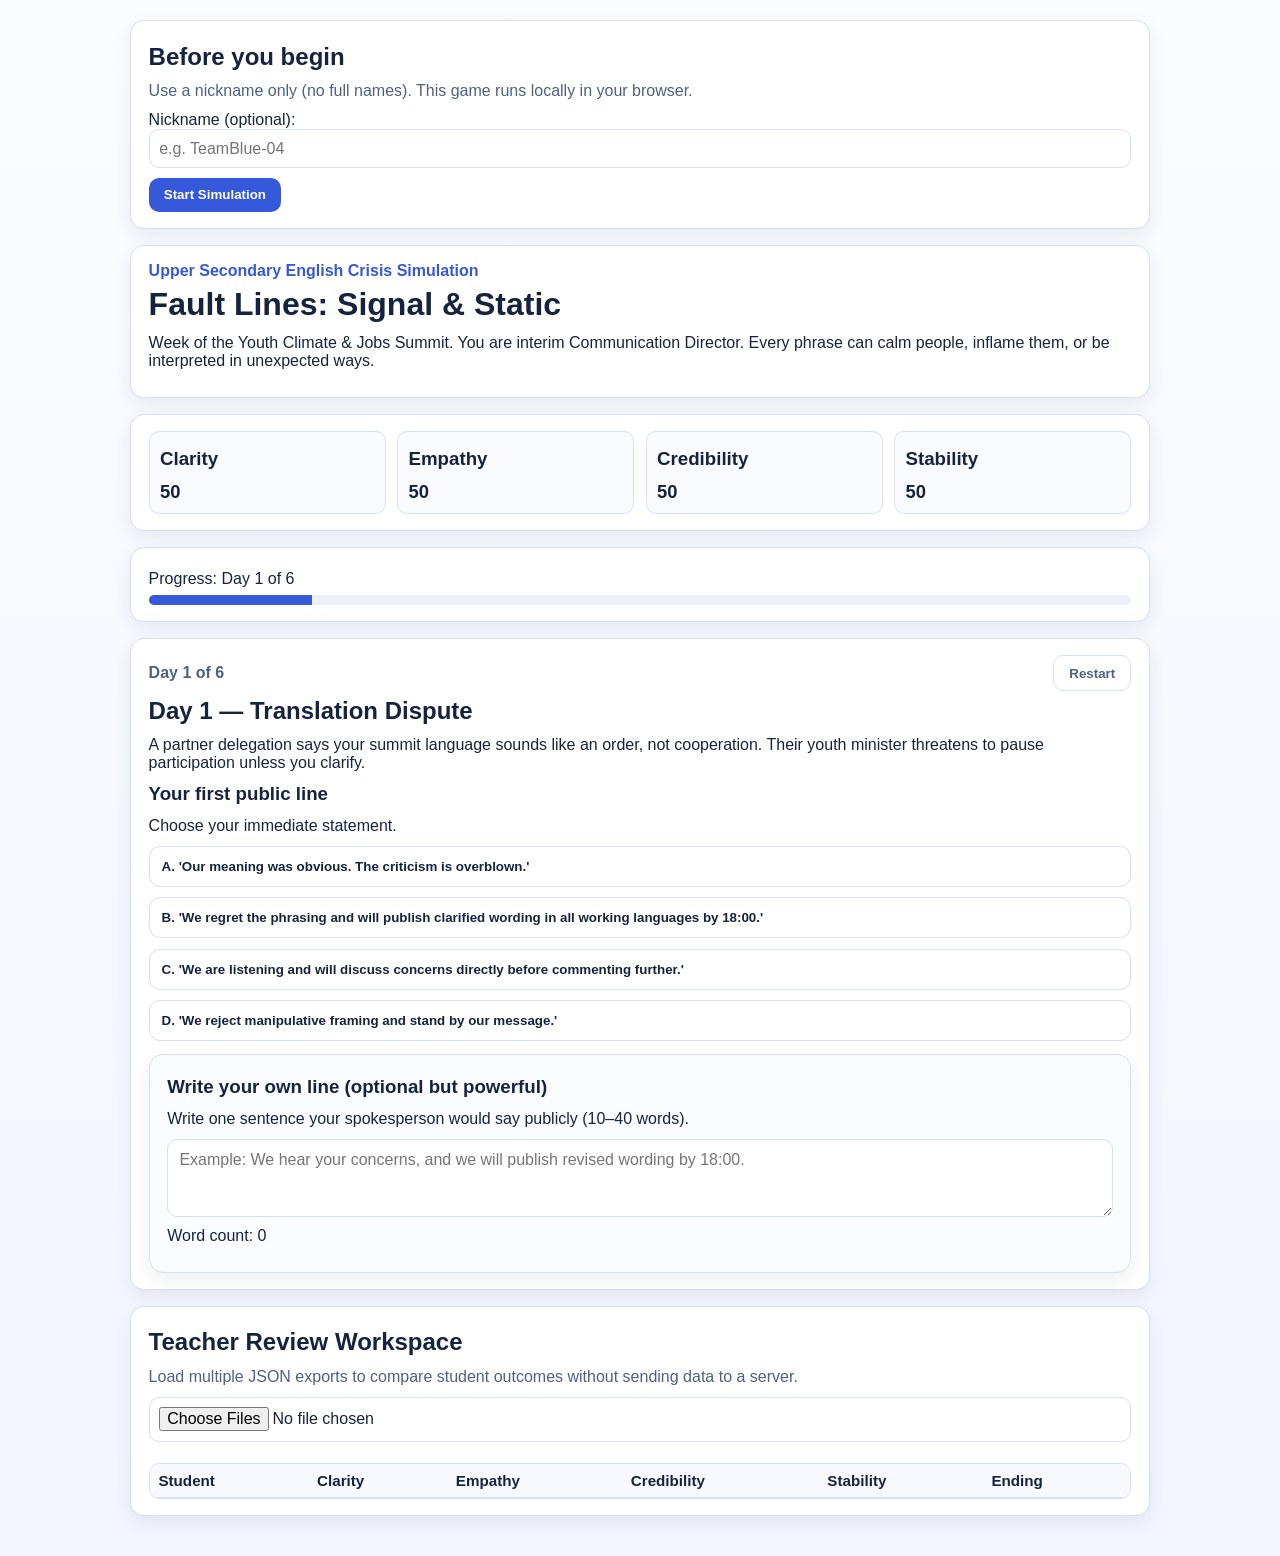
<file: index.html>
<!doctype html>
<html lang="en">
  <head>
    <meta charset="UTF-8" />
    <meta name="viewport" content="width=device-width, initial-scale=1.0" />
    <title>Fault Lines: Signal & Static</title>
    <link rel="stylesheet" href="styles.css" />
  </head>
  <body>
    <main class="app">
      <section class="panel" id="start-panel">
        <h2>Before you begin</h2>
        <p class="muted">Use a nickname only (no full names). This game runs locally in your browser.</p>
        <label for="student-alias">Nickname (optional):</label>
        <input id="student-alias" maxlength="40" placeholder="e.g. TeamBlue-04" />
        <button id="start-game" type="button">Start Simulation</button>
      </section>

      <header class="hero panel">
        <p class="eyebrow">Upper Secondary English Crisis Simulation</p>
        <h1>Fault Lines: Signal & Static</h1>
        <p>
          Week of the Youth Climate & Jobs Summit. You are interim Communication Director.
          Every phrase can calm people, inflame them, or be interpreted in unexpected ways.
        </p>
      </header>

      <section class="panel hud" id="hud">
        <article><h3>Clarity</h3><p id="clarity-value">50</p></article>
        <article><h3>Empathy</h3><p id="empathy-value">50</p></article>
        <article><h3>Credibility</h3><p id="credibility-value">50</p></article>
        <article><h3>Stability</h3><p id="stability-value">50</p></article>
      </section>

      <section class="panel progress-wrap" id="progress-wrap">
        <p id="progress-label">Progress: Day 1 of 6</p>
        <div class="progress-bar" aria-hidden="true"><span id="progress-fill"></span></div>
      </section>

      <section class="panel" id="scene-panel">
        <div class="scene-meta">
          <span id="round-label">Day 1 of 6</span>
          <button id="restart" class="ghost" type="button">Restart</button>
        </div>
        <h2 id="scene-title"></h2>
        <p id="scene-copy"></p>

        <h3 id="prompt-title"></h3>
        <p id="prompt-copy"></p>

        <div id="options" class="options"></div>

        <section class="panel statement-panel" id="statement-panel">
          <h3>Write your own line (optional but powerful)</h3>
          <p id="statement-hint">Write one sentence your spokesperson would say publicly (10–40 words).</p>
          <textarea id="statement-input" rows="3" maxlength="340" placeholder="Example: We hear your concerns, and we will publish revised wording by 18:00."></textarea>
          <p id="statement-count">Word count: 0</p>
        </section>

        <section id="feedback" class="feedback hidden" aria-live="polite">
          <h3>Debrief</h3>
          <p id="feedback-text"></p>
          <p id="teaching-note" class="teaching"></p>
          <button id="continue" type="button">Continue</button>
        </section>
      </section>

      <section class="panel hidden" id="final-brief-panel">
        <h2>Final Address</h2>
        <p>
          Write a 120–160 word closing statement to international student media.
          Aim for precision, fairness, and de-escalation.
        </p>
        <label for="speech-input">Your final statement:</label>
        <textarea id="speech-input" rows="8" maxlength="1200"></textarea>
        <p id="word-count">Word count: 0</p>
        <p id="speech-warning" class="warning hidden"></p>
        <button id="submit-speech" type="button">Publish Final Statement</button>
      </section>

      <section class="panel hidden" id="ending-panel">
        <h2 id="ending-title"></h2>
        <p id="ending-summary"></p>

        <h3>Language lessons from your run</h3>
        <ul id="lesson-list"></ul>

        <h3>Teacher Export</h3>
        <p class="muted">
          Contains all choices, authored statements, scores over time, and final result.
        </p>
        <label class="checkbox-row" for="include-alias">
          <input id="include-alias" type="checkbox" /> Include student nickname in export
        </label>
        <div class="teacher-tools">
          <button id="copy-json" type="button">Copy JSON Report</button>
          <button id="download-csv" class="ghost" type="button">Download CSV Timeline</button>
        </div>
        <p id="export-status" class="muted"></p>

        <button id="play-again" type="button">Play Again</button>
      </section>

      <section class="panel teacher-review" id="teacher-review">
        <h2>Teacher Review Workspace</h2>
        <p class="muted">Load multiple JSON exports to compare student outcomes without sending data to a server.</p>
        <input id="report-files" type="file" accept="application/json,.json" multiple />
        <p id="review-summary" class="muted"></p>
        <div class="table-wrap">
          <table>
            <thead>
              <tr>
                <th>Student</th>
                <th>Clarity</th>
                <th>Empathy</th>
                <th>Credibility</th>
                <th>Stability</th>
                <th>Ending</th>
              </tr>
            </thead>
            <tbody id="review-body"></tbody>
          </table>
        </div>
      </section>
    </main>

    <script src="script.js"></script>
  </body>
</html>
</file>
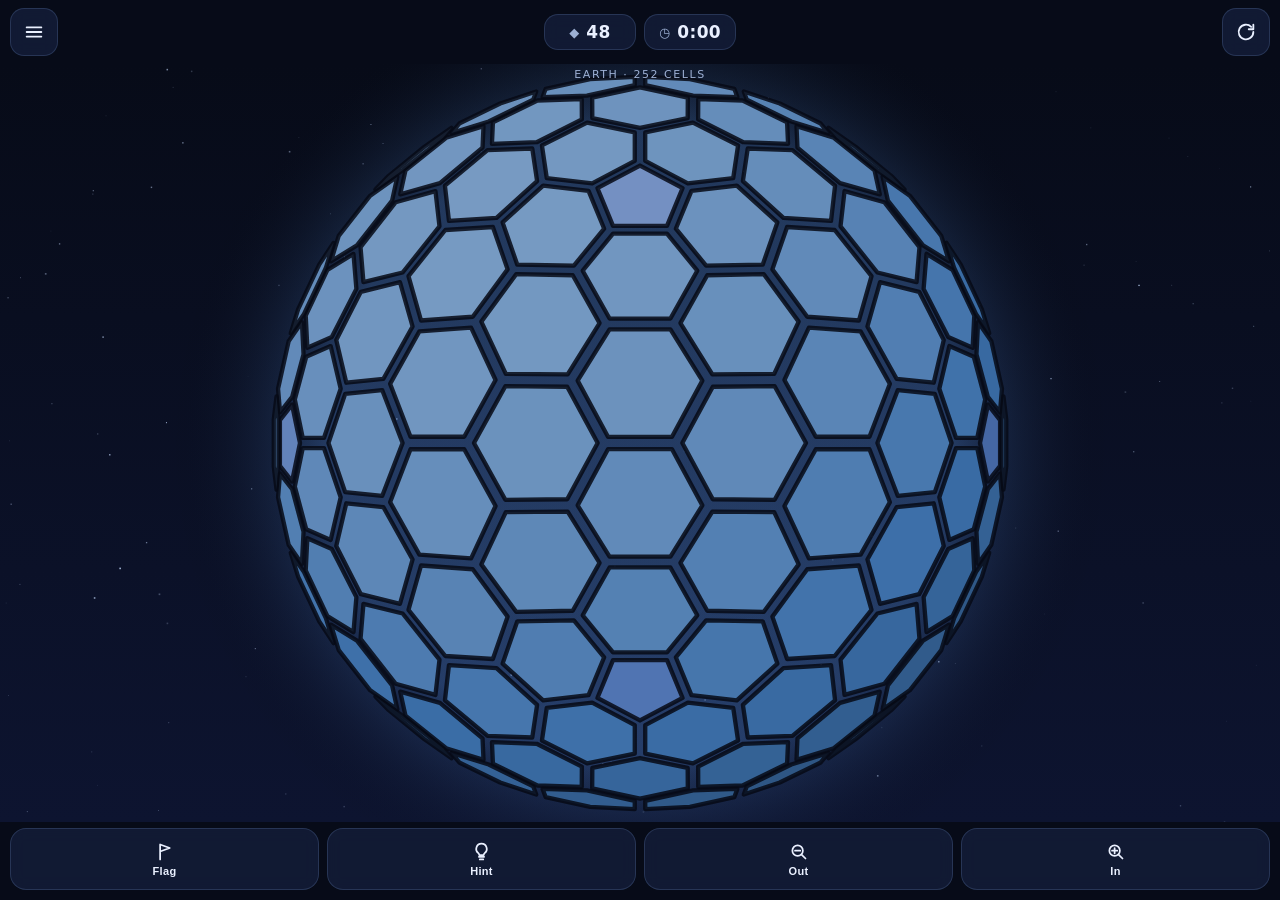
<file: globesweeper/index.html>
<!DOCTYPE html>
<html lang="en" data-theme="midnight">
<head>
<meta charset="utf-8">
<meta name="viewport" content="width=device-width, initial-scale=1, viewport-fit=cover, user-scalable=no">
<meta name="theme-color" content="#070b18">
<meta name="description" content="Globesweeper — minesweeper on a rotating globe of hexagons. Guaranteed guess-free boards, offline, no ads.">
<meta name="apple-mobile-web-app-capable" content="yes">
<meta name="mobile-web-app-capable" content="yes">
<title>Globesweeper</title>
<link rel="manifest" href="manifest.webmanifest">
<link rel="icon" href="icons/icon.svg" type="image/svg+xml">
<link rel="apple-touch-icon" href="icons/icon-192.png">
<link rel="stylesheet" href="styles.css">
</head>
<body>
<div id="app">
  <header class="hud">
    <button class="hud-btn" id="btn-menu" aria-label="Menu" aria-haspopup="dialog">
      <svg viewBox="0 0 24 24" aria-hidden="true"><path d="M4 7h16M4 12h16M4 17h16"/></svg>
    </button>
    <div class="hud-readouts">
      <div class="readout" id="readout-mines" title="Mines left to find">
        <span class="readout-icon" aria-hidden="true">◆</span>
        <span class="readout-value" id="stat-mines">0</span>
      </div>
      <div class="readout" id="readout-time" title="Elapsed time">
        <span class="readout-icon" aria-hidden="true">◷</span>
        <span class="readout-value" id="stat-time">0:00</span>
      </div>
    </div>
    <button class="hud-btn" id="btn-new" aria-label="New game">
      <svg viewBox="0 0 24 24" aria-hidden="true"><path d="M20 12a8 8 0 1 1-2.34-5.66M20 4v5h-5"/></svg>
    </button>
  </header>

  <div class="stage">
    <canvas id="globe" aria-label="Game board: a globe of hexagonal cells. Use arrow keys to rotate, space to open the centre cell, F to flag it." tabindex="0" role="application"></canvas>
    <div class="difficulty-tag" id="difficulty-tag">Earth</div>
    <div class="toast" id="toast" role="status" aria-live="polite"></div>
  </div>

  <footer class="dock">
    <button class="dock-btn" id="btn-flag" aria-pressed="false">
      <svg viewBox="0 0 24 24" aria-hidden="true"><path d="M7 21V4M7 4l11 4-11 4"/></svg>
      <span>Flag</span>
    </button>
    <button class="dock-btn" id="btn-hint">
      <svg viewBox="0 0 24 24" aria-hidden="true"><path d="M9 18h6M10 21h4M12 3a6 6 0 0 0-3.6 10.8c.6.5.9 1.1 1 1.7l.1.5h5l.1-.5c.1-.6.4-1.2 1-1.7A6 6 0 0 0 12 3z"/></svg>
      <span>Hint</span>
    </button>
    <button class="dock-btn" id="btn-zoom-out" aria-label="Zoom out">
      <svg viewBox="0 0 24 24" aria-hidden="true"><circle cx="11" cy="11" r="6"/><path d="M8 11h6M20 20l-4.5-4.5"/></svg>
      <span>Out</span>
    </button>
    <button class="dock-btn" id="btn-zoom-in" aria-label="Zoom in">
      <svg viewBox="0 0 24 24" aria-hidden="true"><circle cx="11" cy="11" r="6"/><path d="M8 11h6M11 8v6M20 20l-4.5-4.5"/></svg>
      <span>In</span>
    </button>
  </footer>
</div>

<!-- Slide-up menu -->
<div class="sheet-backdrop" id="sheet-backdrop" hidden></div>
<section class="sheet" id="sheet" role="dialog" aria-modal="true" aria-label="Game menu" hidden>
  <div class="sheet-grip" aria-hidden="true"></div>
  <nav class="tabs" role="tablist">
    <button class="tab is-active" data-tab="play" role="tab" aria-selected="true">Play</button>
    <button class="tab" data-tab="settings" role="tab" aria-selected="false">Settings</button>
    <button class="tab" data-tab="stats" role="tab" aria-selected="false">Stats</button>
    <button class="tab" data-tab="help" role="tab" aria-selected="false">How to play</button>
  </nav>

  <div class="sheet-body">
    <div class="panel is-active" data-panel="play">
      <h2>Board size</h2>
      <div class="chips" id="difficulty-chips"></div>

      <div class="custom-box" id="custom-box" hidden>
        <label class="slider-row">
          <span>Cells <b id="custom-cells-label">252</b></span>
          <input type="range" id="custom-cells" min="42" max="1442" step="1" value="252">
        </label>
        <label class="slider-row">
          <span>Mine density <b id="custom-density-label">19%</b></span>
          <input type="range" id="custom-density" min="8" max="30" step="1" value="19">
        </label>
      </div>

      <h2>Mode</h2>
      <div class="chips" id="mode-chips">
        <button class="chip" data-mode="classic">Classic</button>
        <button class="chip" data-mode="casual">Casual</button>
        <button class="chip" data-mode="daily">Daily challenge</button>
      </div>
      <p class="hint-text" id="mode-note"></p>

      <button class="primary" id="btn-start">Start new game</button>
    </div>

    <div class="panel" data-panel="settings">
      <h2>Play</h2>
      <label class="switch-row">
        <span><b>Guaranteed solvable</b><small>Every board can be finished by logic alone — never a coin flip.</small></span>
        <input type="checkbox" id="opt-noguess">
      </label>
      <label class="switch-row">
        <span><b>Tap to flag</b><small>Swap the taps: tap plants a flag, long press opens a cell.</small></span>
        <input type="checkbox" id="opt-flagfirst">
      </label>
      <label class="switch-row">
        <span><b>Auto-open around numbers</b><small>Tap a satisfied number to open everything left around it.</small></span>
        <input type="checkbox" id="opt-autochord">
      </label>
      <label class="switch-row">
        <span><b>Question marks</b><small>Adds a "?" step when cycling a flag.</small></span>
        <input type="checkbox" id="opt-question">
      </label>

      <h2>Feel</h2>
      <label class="switch-row">
        <span><b>Vibration</b><small>A short buzz on flags, opens and mistakes.</small></span>
        <input type="checkbox" id="opt-vibrate">
      </label>
      <label class="switch-row">
        <span><b>Mark pentagons</b><small>Tints the 12 cells that have only five neighbours.</small></span>
        <input type="checkbox" id="opt-pentagons">
      </label>
      <label class="slider-row">
        <span>Number size <b id="label-scale-value">100%</b></span>
        <input type="range" id="opt-labelscale" min="70" max="150" step="5" value="100">
      </label>

      <h2>Look</h2>
      <div class="chips" id="theme-chips"></div>

      <button class="ghost danger" id="btn-reset-stats">Reset statistics</button>
    </div>

    <div class="panel" data-panel="stats">
      <div class="totals" id="totals"></div>
      <table class="records">
        <thead><tr><th>Board</th><th>Won</th><th>Best time</th></tr></thead>
        <tbody id="records-body"></tbody>
      </table>
      <p class="hint-text">A best time is only set by a Classic or Daily game finished without
         hints or undos. Casual games still count towards wins and streaks.</p>
    </div>

    <div class="panel" data-panel="help">
      <h2>The idea</h2>
      <p>The board is a globe made of hexagons — plus exactly twelve pentagons, which is the only
         way hexagons can close into a sphere. There are no edges and no corners to hide behind,
         so every cell has five or six neighbours and the whole board is one continuous field.</p>
      <h2>Controls</h2>
      <ul>
        <li><b>Drag</b> to spin the globe. It keeps coasting when you let go.</li>
        <li><b>Tap</b> a covered cell to open it.</li>
        <li><b>Long press</b> to flag a mine. Or turn on <i>Flag</i> in the dock and tap.</li>
        <li><b>Tap a number</b> whose flags are all placed to open the rest around it.</li>
        <li><b>Pinch</b> or use the zoom buttons to get closer.</li>
        <li><b>Hint</b> points at a cell you can already prove, and says why.</li>
      </ul>
      <h2>Keyboard</h2>
      <ul>
        <li>Arrows spin, <kbd>+</kbd>/<kbd>-</kbd> zoom.</li>
        <li><kbd>Space</kbd> opens the centre cell, <kbd>F</kbd> flags it, <kbd>C</kbd> auto-opens around it.</li>
        <li><kbd>H</kbd> hint, <kbd>N</kbd> new game.</li>
      </ul>
      <h2>Guaranteed solvable</h2>
      <p>With this on, each board is generated and then checked by a solver that only makes
         provable deductions. If the board would ever force a guess, it is rebuilt until it
         does not. Losing is always your reading of the board, never bad luck.</p>
      <p class="hint-text">Globesweeper is a fan-made tribute, built from scratch. No ads, no
         tracking, no network — it runs entirely offline once loaded.</p>
    </div>
  </div>
  <button class="sheet-close" id="sheet-close" aria-label="Close menu">Close</button>
</section>

<!-- End of game card -->
<div class="result-backdrop" id="result-backdrop" hidden></div>
<section class="result" id="result" role="dialog" aria-modal="true" hidden>
  <h2 id="result-title">Cleared</h2>
  <p id="result-line"></p>
  <div class="result-stats" id="result-stats"></div>
  <div class="result-actions">
    <button class="ghost" id="btn-result-rewind" hidden>Undo that move</button>
    <button class="ghost" id="btn-result-look">Look around</button>
    <button class="primary" id="btn-result-again">Play again</button>
  </div>
</section>

<script src="js/util.js"></script>
<script src="js/geometry.js"></script>
<script src="js/solver.js"></script>
<script src="js/game.js"></script>
<script src="js/renderer.js"></script>
<script src="js/input.js"></script>
<script src="js/storage.js"></script>
<script src="js/main.js"></script>
</body>
</html>
</file>
<file: styles.css>
:root {
  --bg: #f3f5ff;
  --panel: #ffffff;
  --text: #16233f;
  --muted: #506081;
  --accent: #3658db;
  --accent-soft: #ebefff;
  --border: #d7dff4;
  --good: #1f8f63;
  --warn: #b14a19;
}

* { box-sizing: border-box; }

body {
  margin: 0;
  font-family: Inter, "Segoe UI", Roboto, sans-serif;
  color: var(--text);
  background: linear-gradient(180deg, #fbfcff 0%, var(--bg) 100%);
}

.app {
  width: min(1020px, 93vw);
  margin: 1.25rem auto 2.5rem;
  display: grid;
  gap: 1rem;
}

.panel {
  background: var(--panel);
  border: 1px solid var(--border);
  border-radius: 14px;
  padding: 1rem 1.1rem;
  box-shadow: 0 7px 18px rgb(22 35 63 / 8%);
}

.eyebrow { margin: 0; color: var(--accent); font-weight: 700; }

h1, h2, h3, p { margin-top: 0.35rem; margin-bottom: 0.7rem; }

.hud {
  display: grid;
  grid-template-columns: repeat(4, minmax(0, 1fr));
  gap: 0.7rem;
}

.hud article {
  background: #fafbff;
  border: 1px solid var(--border);
  border-radius: 10px;
  padding: 0.65rem;
}

.hud p { margin: 0; font-size: 1.15rem; font-weight: 700; }

.scene-meta {
  display: flex;
  justify-content: space-between;
  align-items: center;
  color: var(--muted);
  font-weight: 600;
}

.options { display: grid; gap: 0.65rem; margin-bottom: 0.8rem; }

.option {
  border: 1px solid var(--border);
  border-radius: 11px;
  background: #fff;
  padding: 0.75rem;
  text-align: left;
  color: inherit;
  cursor: pointer;
}

.option:hover { background: var(--accent-soft); border-color: var(--accent); }

.statement-panel { background: #fbfcff; }

textarea {
  width: 100%;
  resize: vertical;
  border-radius: 10px;
  border: 1px solid var(--border);
  padding: 0.7rem;
  font: inherit;
}

button {
  border: none;
  border-radius: 10px;
  padding: 0.6rem 0.95rem;
  background: var(--accent);
  color: #fff;
  font-weight: 600;
  cursor: pointer;
}

button.ghost {
  background: transparent;
  color: var(--muted);
  border: 1px solid var(--border);
}

.feedback {
  margin-top: 1rem;
  border-top: 1px dashed var(--border);
  padding-top: 0.8rem;
}

.teaching { color: var(--good); font-weight: 600; }
.warning { color: var(--warn); font-weight: 600; }
.muted { color: var(--muted); }
.hidden { display: none; }

input {
  width: 100%;
  border: 1px solid var(--border);
  border-radius: 10px;
  padding: 0.6rem;
  font: inherit;
  margin-bottom: 0.6rem;
}

.progress-wrap p { margin-bottom: 0.45rem; }

.progress-bar {
  width: 100%;
  height: 10px;
  border-radius: 999px;
  background: #eef1fb;
  overflow: hidden;
}

.progress-bar span {
  display: block;
  height: 100%;
  width: 16.67%;
  background: var(--accent);
  transition: width 200ms ease;
}

.checkbox-row {
  display: inline-flex;
  align-items: center;
  gap: 0.4rem;
  font-weight: 600;
}

.checkbox-row input {
  width: auto;
  margin: 0;
}

.table-wrap {
  overflow-x: auto;
  border: 1px solid var(--border);
  border-radius: 10px;
}

table {
  width: 100%;
  border-collapse: collapse;
  font-size: 0.95rem;
}

th,
td {
  border-bottom: 1px solid var(--border);
  padding: 0.5rem 0.55rem;
  text-align: left;
}

thead {
  background: #f7f9ff;
}

.teacher-tools {
  display: flex;
  flex-wrap: wrap;
  gap: 0.55rem;
  margin: 0.5rem 0;
}

@media (max-width: 760px) {
  .hud { grid-template-columns: repeat(2, minmax(0, 1fr)); }
}
</file>
<file: globesweeper/styles.css>
/* Globesweeper — app chrome. The board itself is painted on the canvas. */

:root {
  --bg: #070b18;
  --bg-2: #0d1430;
  --surface: rgba(20, 30, 58, 0.82);
  --surface-solid: #121b33;
  --line: rgba(140, 175, 235, 0.18);
  --text: #eaf0ff;
  --text-dim: #9db0d4;
  --accent: #5cc8ff;
  --accent-ink: #04121f;
  --danger: #ff5470;
  --good: #5cffc8;
  --radius: 16px;
  --dock-h: 62px;
  --tap: 48px;
}

html[data-theme="daylight"] {
  --bg: #dfe9f5;
  --bg-2: #b9cde4;
  --surface: rgba(255, 255, 255, 0.86);
  --surface-solid: #ffffff;
  --line: rgba(40, 70, 120, 0.18);
  --text: #16203a;
  --text-dim: #4d6183;
  --accent: #1c6fd0;
  --accent-ink: #ffffff;
  --danger: #d02040;
  --good: #007a52;
}

html[data-theme="vivid"] {
  --bg: #000000;
  --bg-2: #0a0a0a;
  --surface: rgba(18, 18, 18, 0.94);
  --surface-solid: #101010;
  --line: rgba(255, 255, 255, 0.35);
  --text: #ffffff;
  --text-dim: #c8c8c8;
  --accent: #ffd500;
  --accent-ink: #000000;
  --danger: #ff2d00;
  --good: #00ffa3;
}

* { box-sizing: border-box; }

/* Several panels below set `display`, which would otherwise beat the browser's
 * own rule for the `hidden` attribute. */
[hidden] { display: none !important; }

html, body {
  margin: 0;
  height: 100%;
  overflow: hidden;
  overscroll-behavior: none;
  background: var(--bg);
  color: var(--text);
  font-family: system-ui, -apple-system, "Segoe UI", Roboto, sans-serif;
  -webkit-tap-highlight-color: transparent;
  -webkit-text-size-adjust: 100%;
}

body { touch-action: none; }

#app {
  position: fixed;
  inset: 0;
  display: flex;
  flex-direction: column;
  padding: env(safe-area-inset-top) env(safe-area-inset-right) env(safe-area-inset-bottom) env(safe-area-inset-left);
}

/* ---- top bar ---------------------------------------------------------- */

.hud {
  display: flex;
  align-items: center;
  gap: 10px;
  padding: 8px 10px;
  z-index: 3;
}

.hud-btn {
  width: var(--tap);
  height: var(--tap);
  flex: 0 0 auto;
  display: grid;
  place-items: center;
  border: 1px solid var(--line);
  border-radius: 14px;
  background: var(--surface);
  color: var(--text);
  backdrop-filter: blur(8px);
  cursor: pointer;
}
.hud-btn:active { transform: scale(0.94); }
.hud-btn svg { width: 22px; height: 22px; fill: none; stroke: currentColor; stroke-width: 2; stroke-linecap: round; stroke-linejoin: round; }

.hud-readouts {
  flex: 1 1 auto;
  display: flex;
  justify-content: center;
  gap: 8px;
}

.readout {
  display: flex;
  align-items: center;
  gap: 7px;
  padding: 7px 14px;
  min-width: 92px;
  justify-content: center;
  border: 1px solid var(--line);
  border-radius: 14px;
  background: var(--surface);
  backdrop-filter: blur(8px);
}
.readout-icon { color: var(--text-dim); font-size: 13px; }
.readout-value {
  font-variant-numeric: tabular-nums;
  font-weight: 700;
  font-size: 17px;
  letter-spacing: 0.02em;
}
#readout-mines.is-zero .readout-value { color: var(--good); }

/* ---- board ------------------------------------------------------------ */

.stage { position: relative; flex: 1 1 auto; min-height: 0; }

#globe {
  display: block;
  width: 100%;
  height: 100%;
  touch-action: none;
  outline: none;
}
#globe:focus-visible { box-shadow: inset 0 0 0 2px var(--accent); }

.difficulty-tag {
  position: absolute;
  top: 4px;
  left: 50%;
  transform: translateX(-50%);
  font-size: 11px;
  letter-spacing: 0.14em;
  text-transform: uppercase;
  color: var(--text-dim);
  pointer-events: none;
}

.toast {
  position: absolute;
  left: 50%;
  bottom: 14px;
  transform: translate(-50%, 12px);
  max-width: min(92%, 420px);
  padding: 11px 16px;
  border-radius: 14px;
  border: 1px solid var(--line);
  background: var(--surface);
  backdrop-filter: blur(10px);
  font-size: 14px;
  line-height: 1.35;
  text-align: center;
  opacity: 0;
  transition: opacity 0.18s ease, transform 0.18s ease;
  pointer-events: none;
}
.toast.is-visible { opacity: 1; transform: translate(-50%, 0); }
.toast.is-good { border-color: color-mix(in srgb, var(--good) 55%, transparent); }
.toast.is-bad { border-color: color-mix(in srgb, var(--danger) 55%, transparent); }

/* ---- bottom dock ------------------------------------------------------ */

.dock {
  display: flex;
  gap: 8px;
  padding: 6px 10px 10px;
  z-index: 3;
}

.dock-btn {
  flex: 1 1 0;
  min-height: var(--dock-h);
  display: flex;
  flex-direction: column;
  align-items: center;
  justify-content: center;
  gap: 3px;
  border: 1px solid var(--line);
  border-radius: var(--radius);
  background: var(--surface);
  color: var(--text);
  font-size: 11px;
  font-weight: 600;
  letter-spacing: 0.03em;
  backdrop-filter: blur(8px);
  cursor: pointer;
}
.dock-btn svg { width: 21px; height: 21px; fill: none; stroke: currentColor; stroke-width: 2; stroke-linecap: round; stroke-linejoin: round; }
.dock-btn:active { transform: scale(0.96); }
.dock-btn[aria-pressed="true"] {
  background: var(--accent);
  color: var(--accent-ink);
  border-color: transparent;
}
.dock-btn:disabled { opacity: 0.42; }

/* ---- sheet ------------------------------------------------------------ */

.sheet-backdrop, .result-backdrop {
  position: fixed;
  inset: 0;
  background: rgba(2, 5, 14, 0.62);
  backdrop-filter: blur(2px);
  z-index: 8;
}

.sheet {
  position: fixed;
  left: 0;
  right: 0;
  bottom: 0;
  z-index: 9;
  max-height: min(86vh, 720px);
  display: flex;
  flex-direction: column;
  background: var(--surface-solid);
  border-top: 1px solid var(--line);
  border-radius: 22px 22px 0 0;
  padding-bottom: env(safe-area-inset-bottom);
  animation: rise 0.22s ease;
}
@keyframes rise { from { transform: translateY(14px); opacity: 0; } }
@media (min-width: 720px) {
  .sheet {
    left: 50%;
    right: auto;
    bottom: 50%;
    transform: translate(-50%, 50%);
    width: 640px;
    border-radius: 22px;
    border: 1px solid var(--line);
  }
}

.sheet-grip {
  width: 42px;
  height: 4px;
  border-radius: 2px;
  background: var(--line);
  margin: 9px auto 4px;
}

.tabs {
  display: flex;
  gap: 4px;
  padding: 4px 10px 0;
  border-bottom: 1px solid var(--line);
  overflow-x: auto;
  scrollbar-width: none;
}
.tabs::-webkit-scrollbar { display: none; }
.tab {
  flex: 0 0 auto;
  padding: 11px 13px;
  border: 0;
  background: none;
  color: var(--text-dim);
  font-size: 14px;
  font-weight: 600;
  border-bottom: 2px solid transparent;
  cursor: pointer;
}
.tab.is-active { color: var(--text); border-bottom-color: var(--accent); }

.sheet-body {
  overflow-y: auto;
  -webkit-overflow-scrolling: touch;
  padding: 4px 16px 8px;
  touch-action: pan-y;
}

.panel { display: none; }
.panel.is-active { display: block; }

.panel h2 {
  font-size: 12px;
  letter-spacing: 0.13em;
  text-transform: uppercase;
  color: var(--text-dim);
  margin: 18px 0 9px;
}
.panel p, .panel li { font-size: 14px; line-height: 1.55; color: var(--text); }
.panel ul { padding-left: 18px; margin: 6px 0; }
.panel li { margin-bottom: 5px; }
.hint-text { color: var(--text-dim); font-size: 13px; }
kbd {
  font: inherit;
  font-size: 12px;
  padding: 1px 6px;
  border: 1px solid var(--line);
  border-radius: 6px;
  background: var(--surface);
}

.chips { display: flex; flex-wrap: wrap; gap: 8px; }
.chip {
  padding: 10px 14px;
  min-height: 44px;
  border: 1px solid var(--line);
  border-radius: 13px;
  background: transparent;
  color: var(--text);
  font-size: 14px;
  font-weight: 600;
  cursor: pointer;
  text-align: left;
  line-height: 1.2;
}
.chip small { display: block; font-weight: 500; font-size: 11px; color: var(--text-dim); margin-top: 2px; }
.chip.is-active {
  background: var(--accent);
  color: var(--accent-ink);
  border-color: transparent;
}
.chip.is-active small { color: inherit; opacity: 0.78; }

.switch-row, .slider-row {
  display: flex;
  align-items: center;
  gap: 14px;
  padding: 11px 0;
  border-bottom: 1px solid var(--line);
}
.switch-row span, .slider-row span { flex: 1 1 auto; font-size: 14px; }
.switch-row small, .slider-row small { display: block; color: var(--text-dim); font-size: 12px; margin-top: 2px; line-height: 1.35; }
.slider-row { flex-direction: column; align-items: stretch; gap: 6px; }
.slider-row b { color: var(--accent); }

input[type="checkbox"] {
  appearance: none;
  flex: 0 0 auto;
  width: 50px;
  height: 30px;
  border-radius: 15px;
  border: 1px solid var(--line);
  background: rgba(125, 150, 200, 0.18);
  position: relative;
  cursor: pointer;
  transition: background 0.15s ease;
}
input[type="checkbox"]::after {
  content: "";
  position: absolute;
  top: 3px;
  left: 3px;
  width: 22px;
  height: 22px;
  border-radius: 50%;
  background: var(--text);
  transition: transform 0.15s ease;
}
input[type="checkbox"]:checked { background: var(--accent); }
input[type="checkbox"]:checked::after { transform: translateX(20px); background: var(--accent-ink); }

input[type="range"] {
  appearance: none;
  width: 100%;
  height: 30px;
  background: none;
  cursor: pointer;
}
input[type="range"]::-webkit-slider-runnable-track { height: 5px; border-radius: 3px; background: var(--line); }
input[type="range"]::-webkit-slider-thumb {
  appearance: none;
  width: 24px; height: 24px;
  margin-top: -10px;
  border-radius: 50%;
  background: var(--accent);
  border: 2px solid var(--surface-solid);
}
input[type="range"]::-moz-range-track { height: 5px; border-radius: 3px; background: var(--line); }
input[type="range"]::-moz-range-thumb { width: 22px; height: 22px; border-radius: 50%; background: var(--accent); border: 2px solid var(--surface-solid); }

.primary, .ghost, .sheet-close {
  width: 100%;
  min-height: var(--tap);
  margin-top: 16px;
  border-radius: 14px;
  border: 1px solid transparent;
  font-size: 15px;
  font-weight: 700;
  cursor: pointer;
}
.primary { background: var(--accent); color: var(--accent-ink); }
.ghost { background: transparent; color: var(--text); border-color: var(--line); }
.ghost.danger { color: var(--danger); }
.sheet-close { margin: 8px 16px 14px; background: transparent; color: var(--text-dim); border-color: var(--line); }
.primary:active, .ghost:active { transform: scale(0.985); }

.custom-box { margin-top: 10px; }

/* ---- stats ------------------------------------------------------------ */

.totals { display: grid; grid-template-columns: repeat(auto-fit, minmax(88px, 1fr)); gap: 8px; margin: 14px 0 4px; }
.total-card {
  border: 1px solid var(--line);
  border-radius: 14px;
  padding: 11px 8px;
  text-align: center;
}
.total-card b { display: block; font-size: 21px; font-variant-numeric: tabular-nums; }
.total-card span { font-size: 11px; color: var(--text-dim); letter-spacing: 0.06em; text-transform: uppercase; }

.records { width: 100%; border-collapse: collapse; margin-top: 14px; font-size: 14px; }
.records th {
  text-align: left;
  font-size: 11px;
  letter-spacing: 0.1em;
  text-transform: uppercase;
  color: var(--text-dim);
  padding-bottom: 6px;
  font-weight: 600;
}
.records td { padding: 9px 0; border-top: 1px solid var(--line); font-variant-numeric: tabular-nums; }
.records td:first-child { font-weight: 600; }
.records td:not(:first-child) { text-align: right; }

/* ---- result card ------------------------------------------------------ */

.result {
  position: fixed;
  left: 50%;
  top: 50%;
  transform: translate(-50%, -50%);
  z-index: 9;
  width: min(92vw, 400px);
  padding: 24px 22px 18px;
  border-radius: 22px;
  border: 1px solid var(--line);
  background: var(--surface-solid);
  text-align: center;
  animation: pop 0.24s cubic-bezier(0.2, 1.2, 0.4, 1);
}
@keyframes pop { from { transform: translate(-50%, -50%) scale(0.9); opacity: 0; } }
.result h2 { margin: 0 0 6px; font-size: 26px; letter-spacing: -0.01em; }
.result.is-win h2 { color: var(--good); }
.result.is-loss h2 { color: var(--danger); }
.result p { margin: 0; color: var(--text-dim); font-size: 14px; line-height: 1.5; }
.result-stats { display: flex; justify-content: center; gap: 10px; margin: 18px 0 4px; flex-wrap: wrap; }
.result-stat { min-width: 84px; }
.result-stat b { display: block; font-size: 20px; font-variant-numeric: tabular-nums; }
.result-stat span { font-size: 11px; color: var(--text-dim); text-transform: uppercase; letter-spacing: 0.06em; }
.result-actions { display: flex; flex-direction: column; gap: 8px; }
.result-actions button { margin-top: 8px; }
.badge {
  display: inline-block;
  margin-top: 10px;
  padding: 4px 11px;
  border-radius: 999px;
  font-size: 12px;
  font-weight: 700;
  background: color-mix(in srgb, var(--good) 22%, transparent);
  color: var(--good);
}

@media (prefers-reduced-motion: reduce) {
  * { animation: none !important; transition: none !important; }
}
</file>
